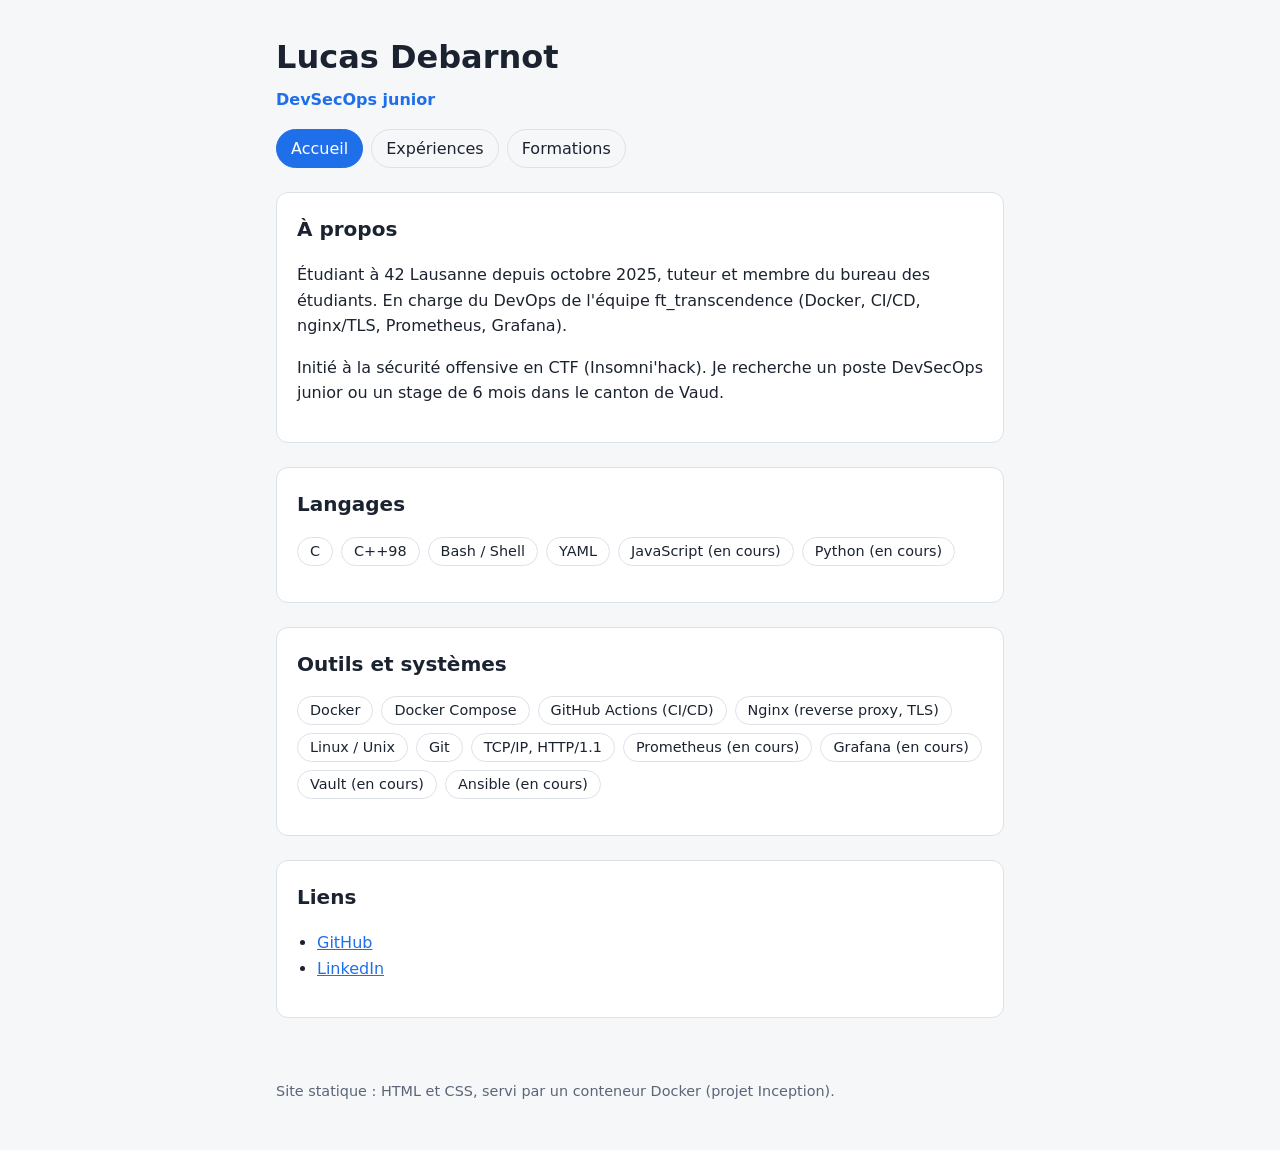
<file: srcs/requirements/static/site/index.html>
<!DOCTYPE html>
<html lang="fr">
	<head>
		<meta charset="UTF-8">
		<meta name="viewport" content="width=device-width, initial-scale=1">
		<title>Lucas Debarnot - DevSecOps</title>
		<link rel="stylesheet" href="style.css">
	</head>
	<body>
		<header>
			<h1>Lucas Debarnot</h1>
			<p class="role">DevSecOps junior</p>
			<nav>
				<ul>
					<li><a class="current" href="index.html">Accueil</a></li>
					<li><a href="experience.html">Expériences</a></li>
					<li><a href="education.html">Formations</a></li>
				</ul>
			</nav>
		</header>

		<main>
			<section>
				<h2>À propos</h2>
				<p>
					Étudiant à 42 Lausanne depuis octobre 2025, tuteur et membre du bureau
					des étudiants. En charge du DevOps de l'équipe ft_transcendence
					(Docker, CI/CD, nginx/TLS, Prometheus, Grafana).
				</p>
				<p>
					Initié à la sécurité offensive en CTF (Insomni'hack). Je recherche un
					poste DevSecOps junior ou un stage de 6 mois dans le canton de Vaud.
				</p>
			</section>

			<section>
				<h2>Langages</h2>
				<ul class="tags">
					<li>C</li>
					<li>C++98</li>
					<li>Bash / Shell</li>
					<li>YAML</li>
					<li>JavaScript (en cours)</li>
					<li>Python (en cours)</li>
				</ul>
			</section>

			<section>
				<h2>Outils et systèmes</h2>
				<ul class="tags">
					<li>Docker</li>
					<li>Docker Compose</li>
					<li>GitHub Actions (CI/CD)</li>
					<li>Nginx (reverse proxy, TLS)</li>
					<li>Linux / Unix</li>
					<li>Git</li>
					<li>TCP/IP, HTTP/1.1</li>
					<li>Prometheus (en cours)</li>
					<li>Grafana (en cours)</li>
					<li>Vault (en cours)</li>
					<li>Ansible (en cours)</li>
				</ul>
			</section>

			<section>
				<h2>Liens</h2>
				<ul>
					<li><a href="https://github.com/lutchdebarn">GitHub</a></li>
					<li><a href="https://linkedin.com/in/lucas-debarnot">LinkedIn</a></li>
				</ul>
			</section>
		</main>

		<footer>
			<p>Site statique : HTML et CSS, servi par un conteneur Docker (projet Inception).</p>
		</footer>
	</body>
</html>
</file>
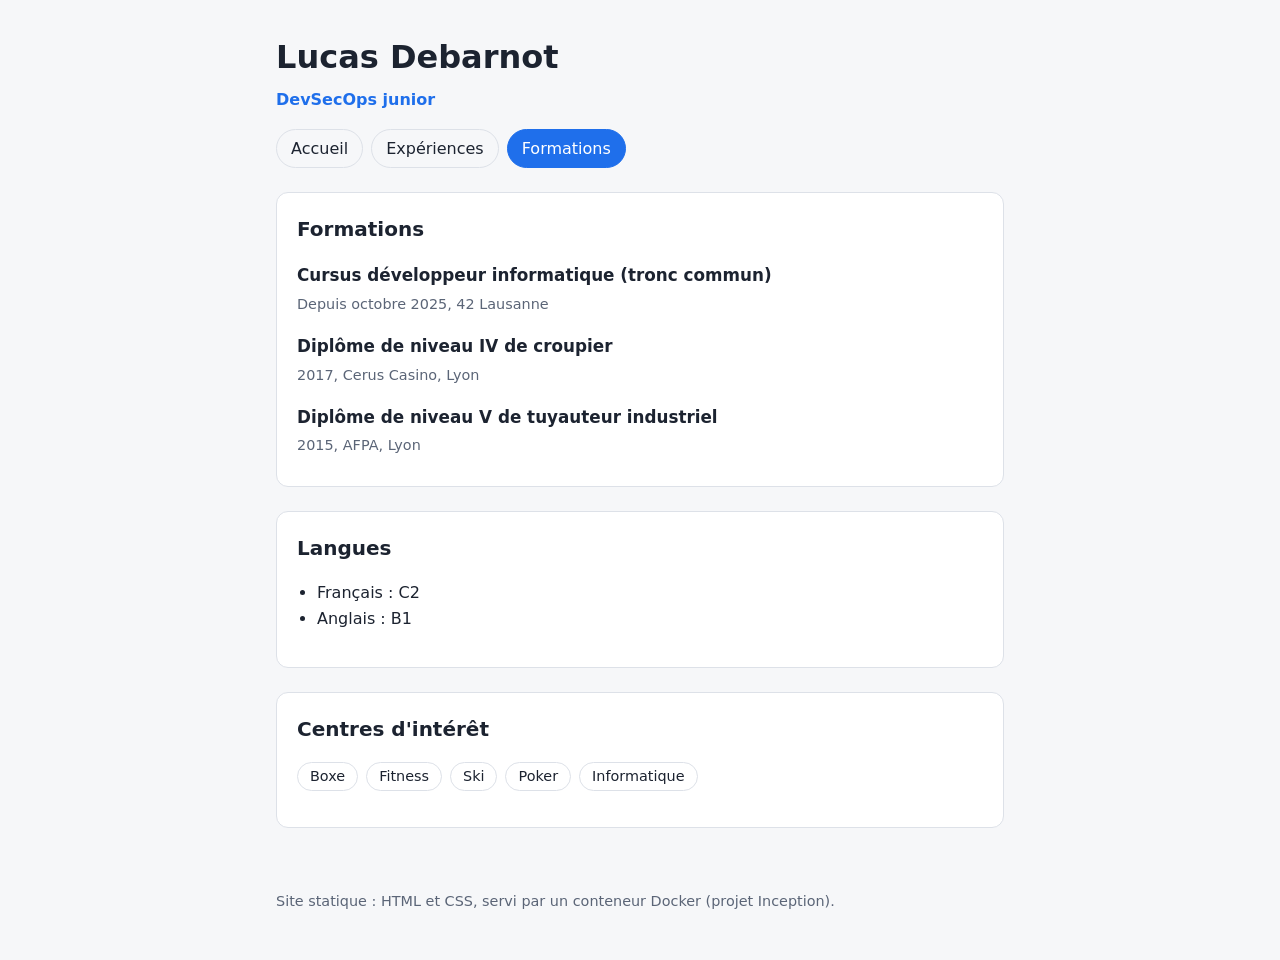
<file: srcs/requirements/static/site/education.html>
<!DOCTYPE html>
<html lang="fr">
	<head>
		<meta charset="UTF-8">
		<meta name="viewport" content="width=device-width, initial-scale=1">
		<title>Formations - Lucas Debarnot</title>
		<link rel="stylesheet" href="style.css">
	</head>
	<body>
		<header>
			<h1>Lucas Debarnot</h1>
			<p class="role">DevSecOps junior</p>
			<nav>
				<ul>
					<li><a href="index.html">Accueil</a></li>
					<li><a href="experience.html">Expériences</a></li>
					<li><a class="current" href="education.html">Formations</a></li>
				</ul>
			</nav>
		</header>

		<main>
			<section>
				<h2>Formations</h2>

				<h3>Cursus développeur informatique (tronc commun)</h3>
				<p class="meta">Depuis octobre 2025, 42 Lausanne</p>

				<h3>Diplôme de niveau IV de croupier</h3>
				<p class="meta">2017, Cerus Casino, Lyon</p>

				<h3>Diplôme de niveau V de tuyauteur industriel</h3>
				<p class="meta">2015, AFPA, Lyon</p>
			</section>

			<section>
				<h2>Langues</h2>
				<ul>
					<li>Français : C2</li>
					<li>Anglais : B1</li>
				</ul>
			</section>

			<section>
				<h2>Centres d'intérêt</h2>
				<ul class="tags">
					<li>Boxe</li>
					<li>Fitness</li>
					<li>Ski</li>
					<li>Poker</li>
					<li>Informatique</li>
				</ul>
			</section>
		</main>

		<footer>
			<p>Site statique : HTML et CSS, servi par un conteneur Docker (projet Inception).</p>
		</footer>
	</body>
</html>
</file>
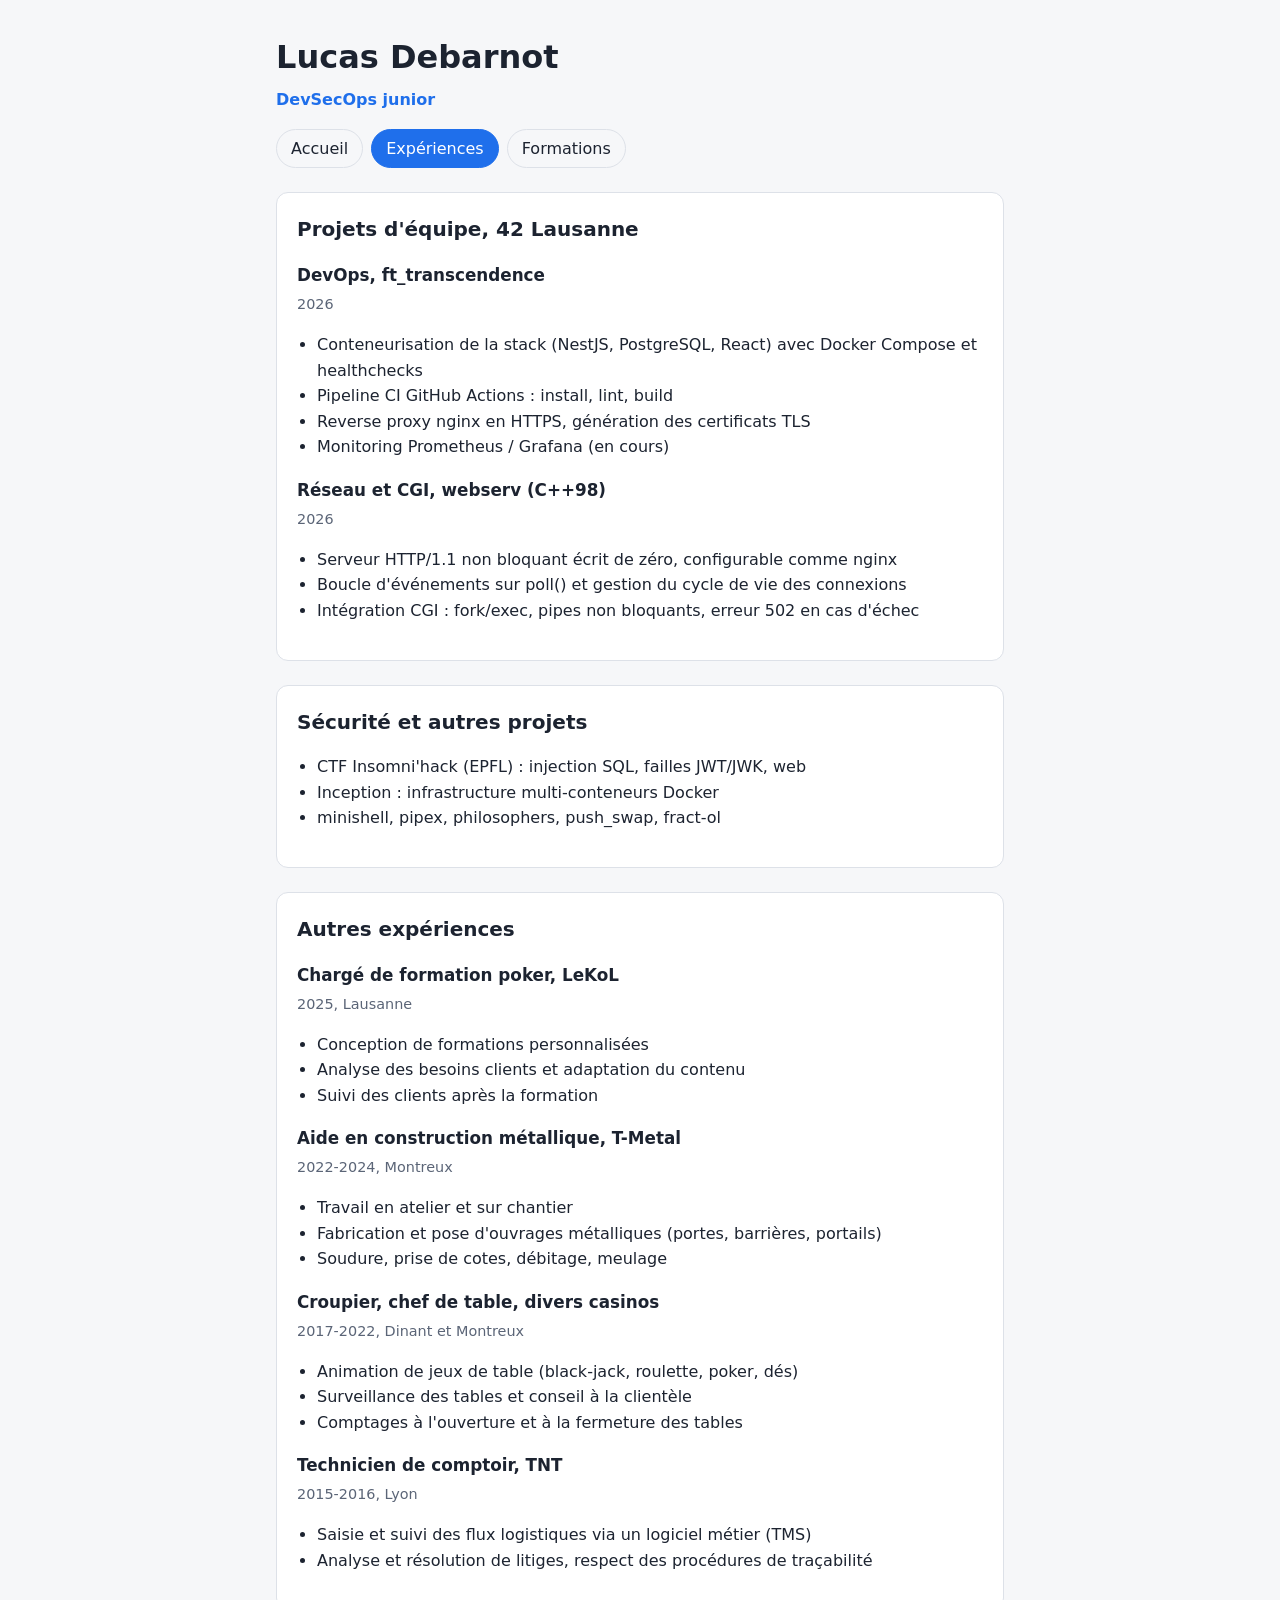
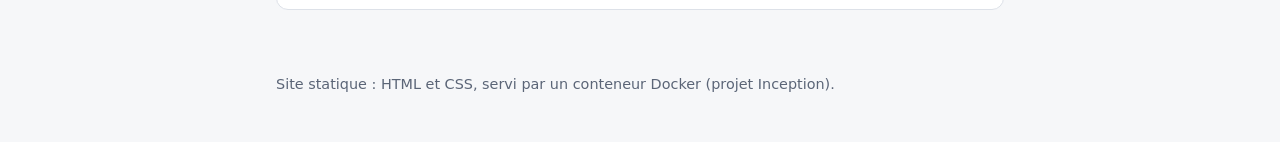
<file: srcs/requirements/static/site/experience.html>
<!DOCTYPE html>
<html lang="fr">
	<head>
		<meta charset="UTF-8">
		<meta name="viewport" content="width=device-width, initial-scale=1">
		<title>Expériences - Lucas Debarnot</title>
		<link rel="stylesheet" href="style.css">
	</head>
	<body>
		<header>
			<h1>Lucas Debarnot</h1>
			<p class="role">DevSecOps junior</p>
			<nav>
				<ul>
					<li><a href="index.html">Accueil</a></li>
					<li><a class="current" href="experience.html">Expériences</a></li>
					<li><a href="education.html">Formations</a></li>
				</ul>
			</nav>
		</header>

		<main>
			<section>
				<h2>Projets d'équipe, 42 Lausanne</h2>

				<h3>DevOps, ft_transcendence</h3>
				<p class="meta">2026</p>
				<ul>
					<li>Conteneurisation de la stack (NestJS, PostgreSQL, React) avec Docker Compose et healthchecks</li>
					<li>Pipeline CI GitHub Actions : install, lint, build</li>
					<li>Reverse proxy nginx en HTTPS, génération des certificats TLS</li>
					<li>Monitoring Prometheus / Grafana (en cours)</li>
				</ul>

				<h3>Réseau et CGI, webserv (C++98)</h3>
				<p class="meta">2026</p>
				<ul>
					<li>Serveur HTTP/1.1 non bloquant écrit de zéro, configurable comme nginx</li>
					<li>Boucle d'événements sur poll() et gestion du cycle de vie des connexions</li>
					<li>Intégration CGI : fork/exec, pipes non bloquants, erreur 502 en cas d'échec</li>
				</ul>
			</section>

			<section>
				<h2>Sécurité et autres projets</h2>
				<ul>
					<li>CTF Insomni'hack (EPFL) : injection SQL, failles JWT/JWK, web</li>
					<li>Inception : infrastructure multi-conteneurs Docker</li>
					<li>minishell, pipex, philosophers, push_swap, fract-ol</li>
				</ul>
			</section>

			<section>
				<h2>Autres expériences</h2>

				<h3>Chargé de formation poker, LeKoL</h3>
				<p class="meta">2025, Lausanne</p>
				<ul>
					<li>Conception de formations personnalisées</li>
					<li>Analyse des besoins clients et adaptation du contenu</li>
					<li>Suivi des clients après la formation</li>
				</ul>

				<h3>Aide en construction métallique, T-Metal</h3>
				<p class="meta">2022-2024, Montreux</p>
				<ul>
					<li>Travail en atelier et sur chantier</li>
					<li>Fabrication et pose d'ouvrages métalliques (portes, barrières, portails)</li>
					<li>Soudure, prise de cotes, débitage, meulage</li>
				</ul>

				<h3>Croupier, chef de table, divers casinos</h3>
				<p class="meta">2017-2022, Dinant et Montreux</p>
				<ul>
					<li>Animation de jeux de table (black-jack, roulette, poker, dés)</li>
					<li>Surveillance des tables et conseil à la clientèle</li>
					<li>Comptages à l'ouverture et à la fermeture des tables</li>
				</ul>

				<h3>Technicien de comptoir, TNT</h3>
				<p class="meta">2015-2016, Lyon</p>
				<ul>
					<li>Saisie et suivi des flux logistiques via un logiciel métier (TMS)</li>
					<li>Analyse et résolution de litiges, respect des procédures de traçabilité</li>
				</ul>
			</section>
		</main>

		<footer>
			<p>Site statique : HTML et CSS, servi par un conteneur Docker (projet Inception).</p>
		</footer>
	</body>
</html>
</file>
<file: srcs/requirements/static/site/style.css>
/* Colors are defined once here, then reused below. */
:root {
	--bg: #f6f7f9;
	--card: #ffffff;
	--text: #1c2330;
	--muted: #5b6577;
	--accent: #1f6feb;
	--border: #dde1e8;
}

@media (prefers-color-scheme: dark) {
	:root {
		--bg: #12151c;
		--card: #1b202a;
		--text: #e6e9ef;
		--muted: #9aa4b5;
		--accent: #6ea8fe;
		--border: #2c3342;
	}
}

* {
	box-sizing: border-box;
}

body {
	margin: 0;
	font-family: system-ui, sans-serif;
	line-height: 1.6;
	background-color: var(--bg);
	color: var(--text);
}

header,
main,
footer {
	max-width: 760px;
	margin: 0 auto;
	padding: 0 16px;
}

header {
	padding-top: 32px;
}

header h1 {
	margin: 0;
	font-size: 2rem;
}

.role {
	margin: 4px 0 16px;
	color: var(--accent);
	font-weight: 600;
}

nav ul {
	display: flex;
	flex-wrap: wrap;
	gap: 8px;
	margin: 0;
	padding: 0;
	list-style: none;
}

nav a {
	display: inline-block;
	padding: 6px 14px;
	border: 1px solid var(--border);
	border-radius: 999px;
	color: var(--text);
	text-decoration: none;
}

nav a:hover,
nav a.current {
	background-color: var(--accent);
	border-color: var(--accent);
	color: #ffffff;
}

main {
	padding-top: 24px;
	padding-bottom: 24px;
}

section {
	margin-bottom: 24px;
	padding: 20px;
	background-color: var(--card);
	border: 1px solid var(--border);
	border-radius: 12px;
}

h2 {
	margin-top: 0;
	font-size: 1.25rem;
}

h3 {
	margin-bottom: 4px;
	font-size: 1.05rem;
}

.meta {
	margin: 0 0 8px;
	color: var(--muted);
	font-size: 0.9rem;
}

ul {
	padding-left: 20px;
}

.tags {
	display: flex;
	flex-wrap: wrap;
	gap: 8px;
	padding: 0;
	list-style: none;
}

.tags li {
	padding: 2px 12px;
	border: 1px solid var(--border);
	border-radius: 999px;
	font-size: 0.9rem;
}

a {
	color: var(--accent);
}

footer {
	padding-bottom: 32px;
	color: var(--muted);
	font-size: 0.9rem;
}
</file>
